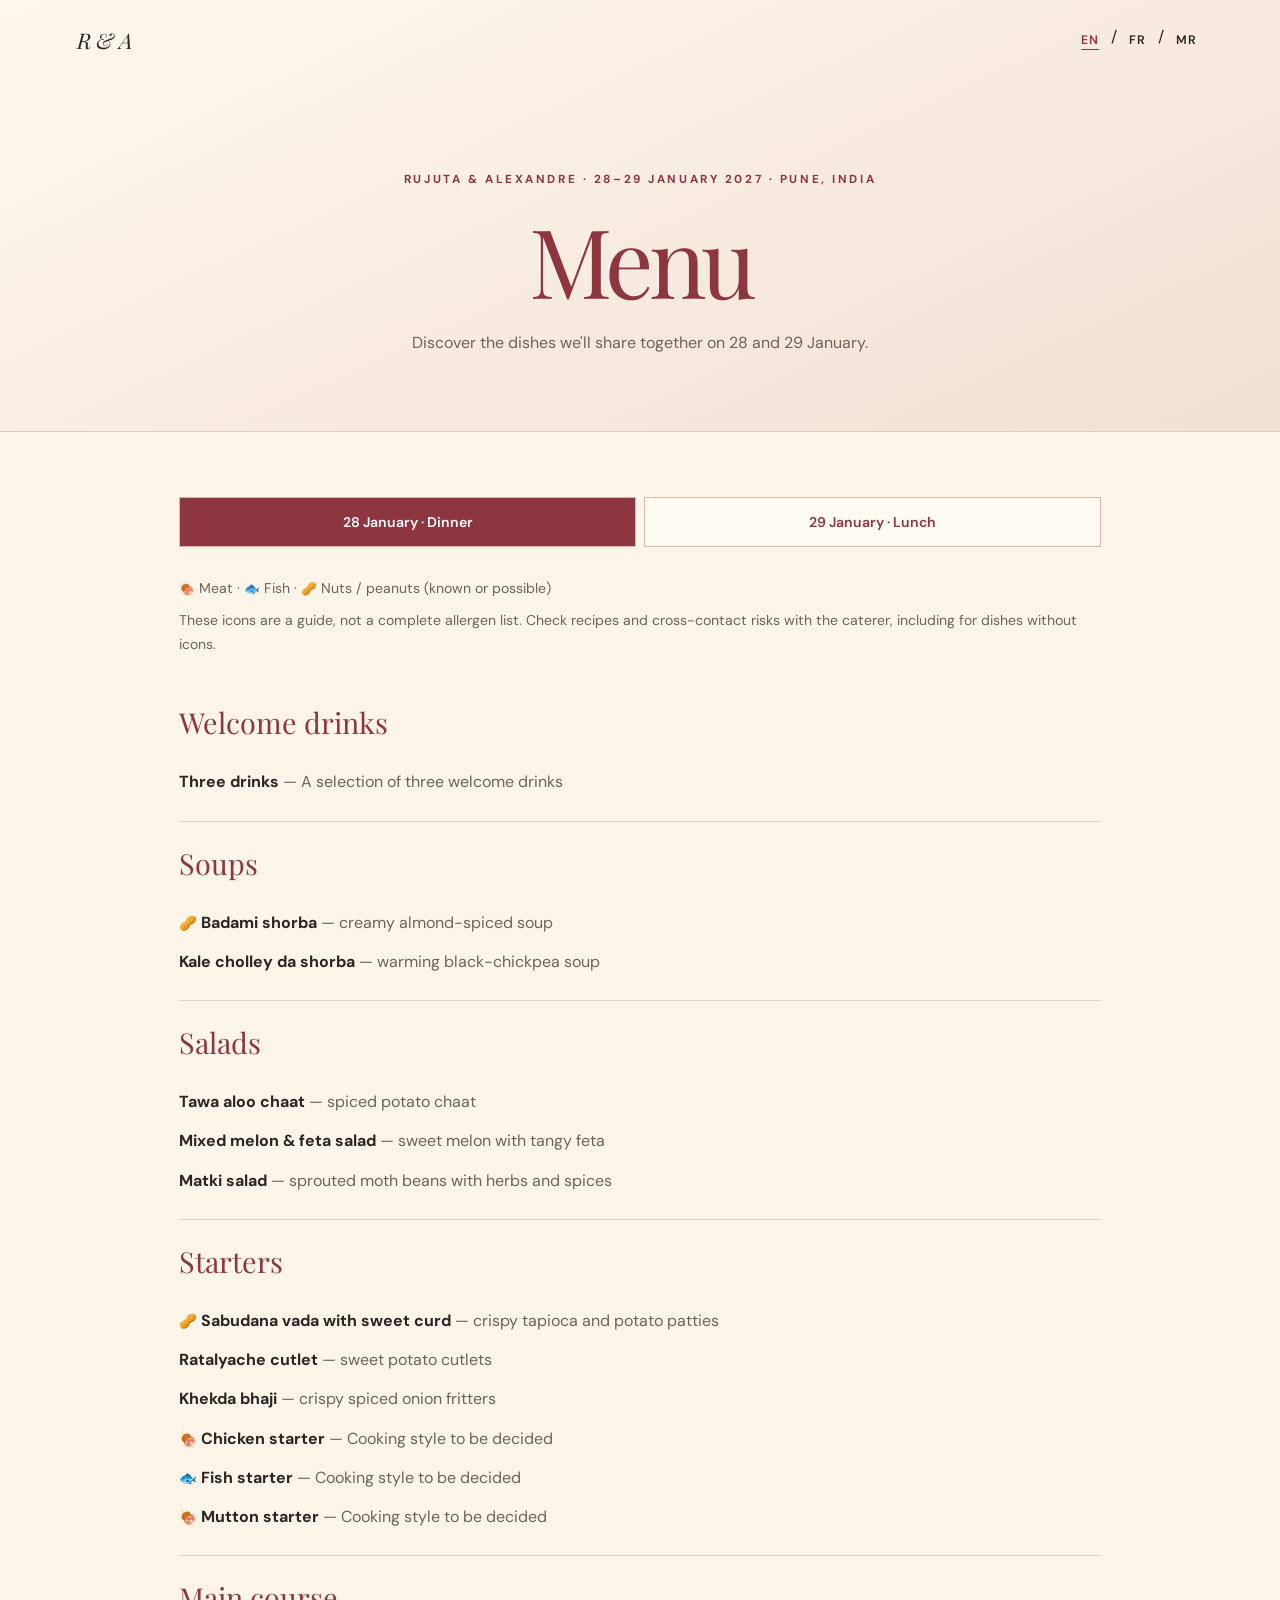
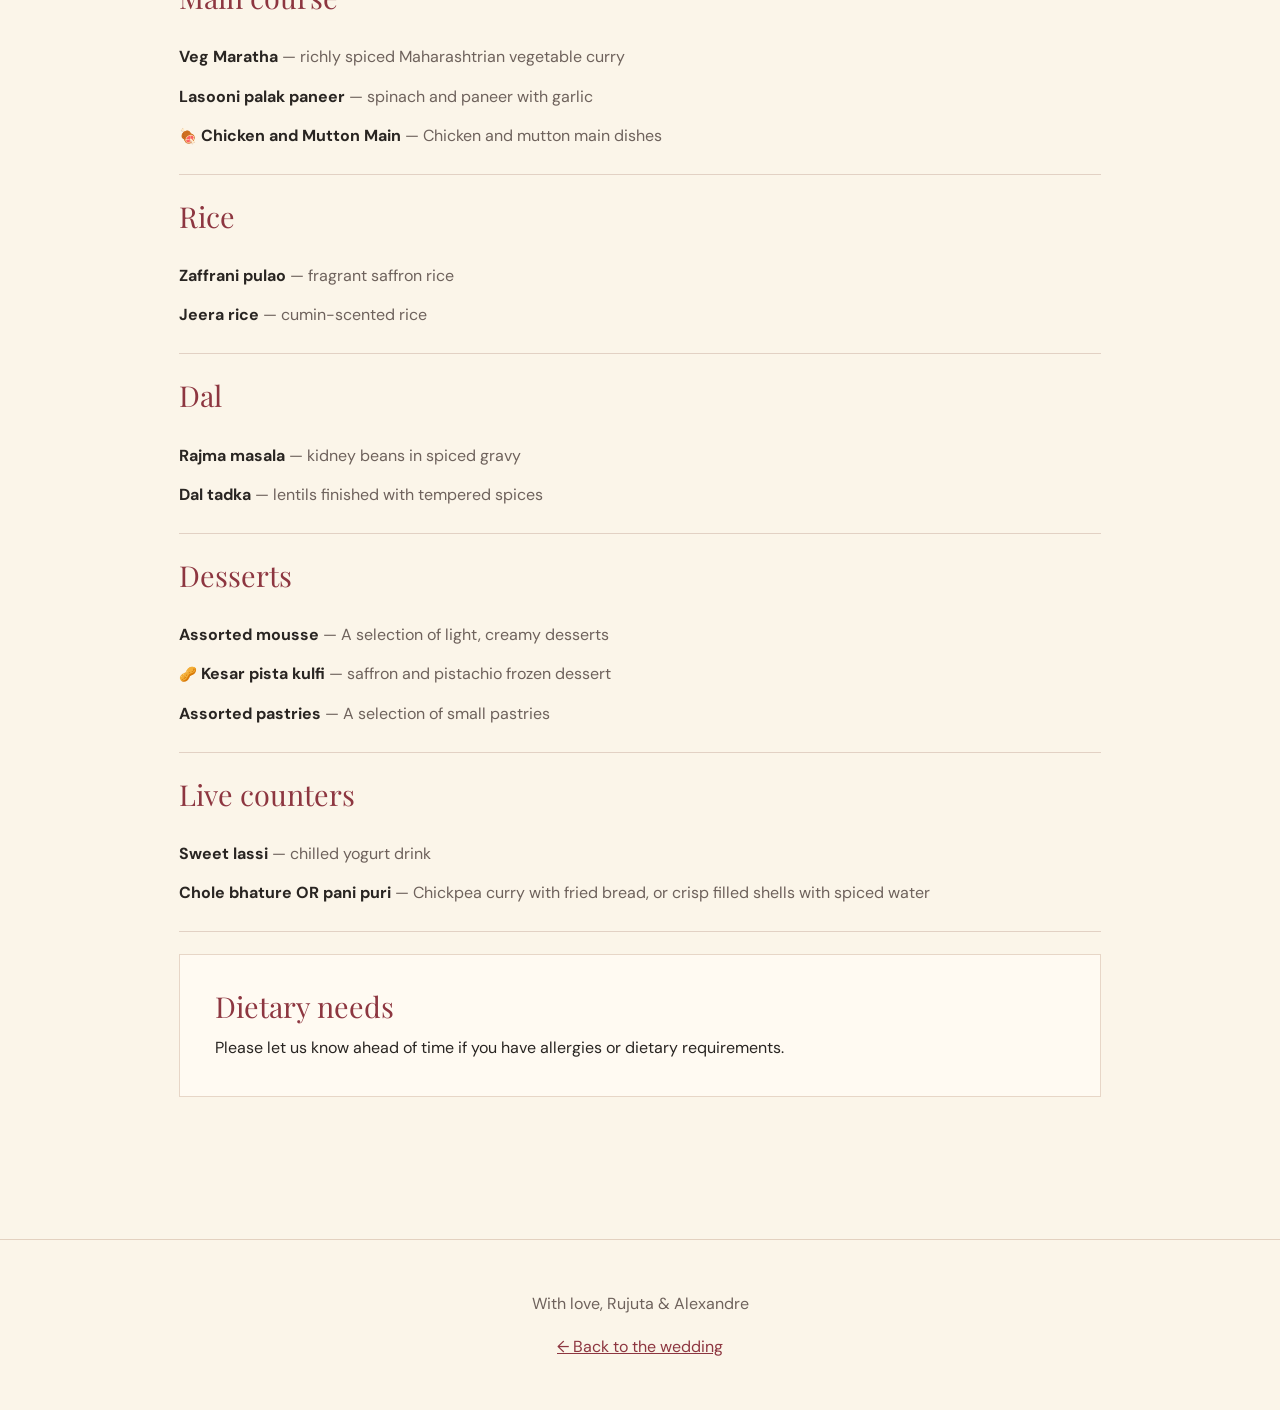
<file: menu.html>
<!doctype html><html lang="en"><head><meta charset="utf-8"><meta name="viewport" content="width=device-width, initial-scale=1"><meta name="theme-color" content="#fbf5e9"><meta name="description" content="Rujuta and Alexandre's wedding, 28–29 January 2027 in Pune, India."><link rel="stylesheet" href="styles.css"><title>Rujuta & Alexandre</title></head><body data-page="menu"><div id="app"></div><script src="app.js" defer></script></body></html>
</file>
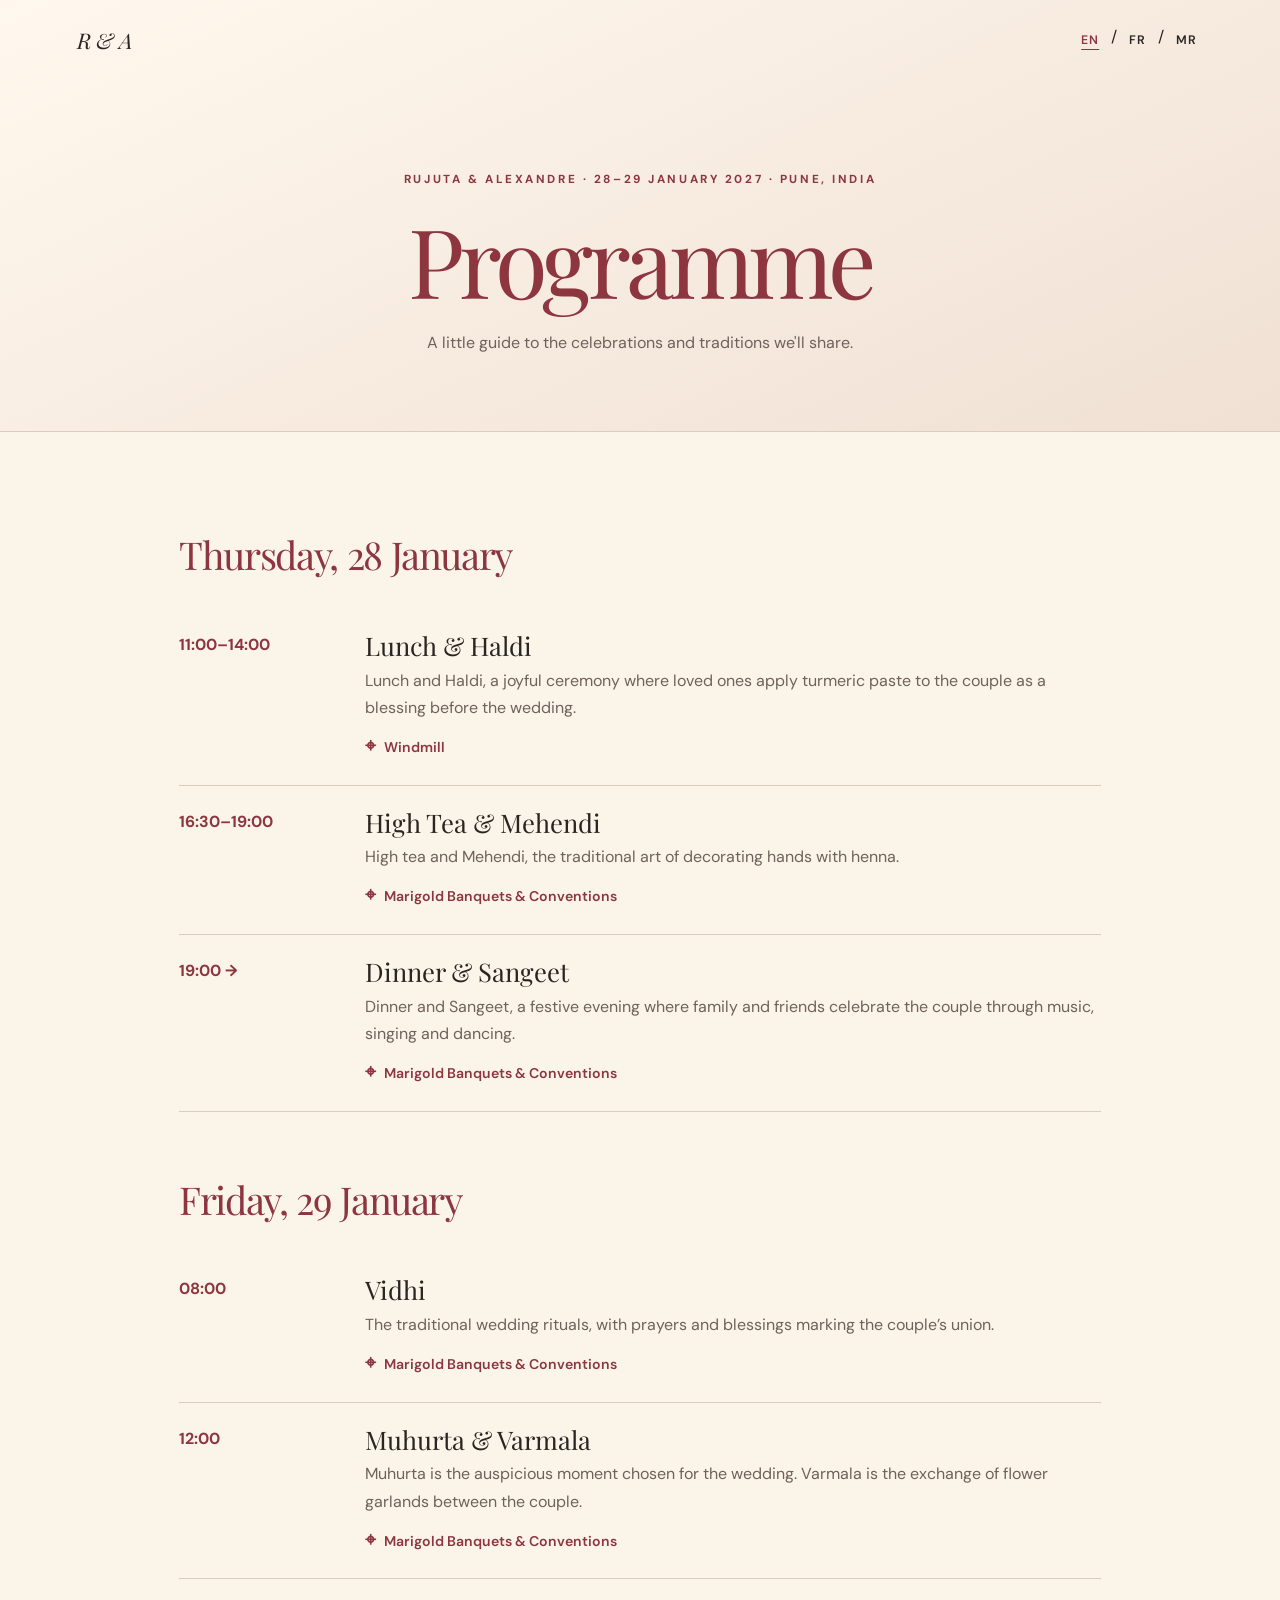
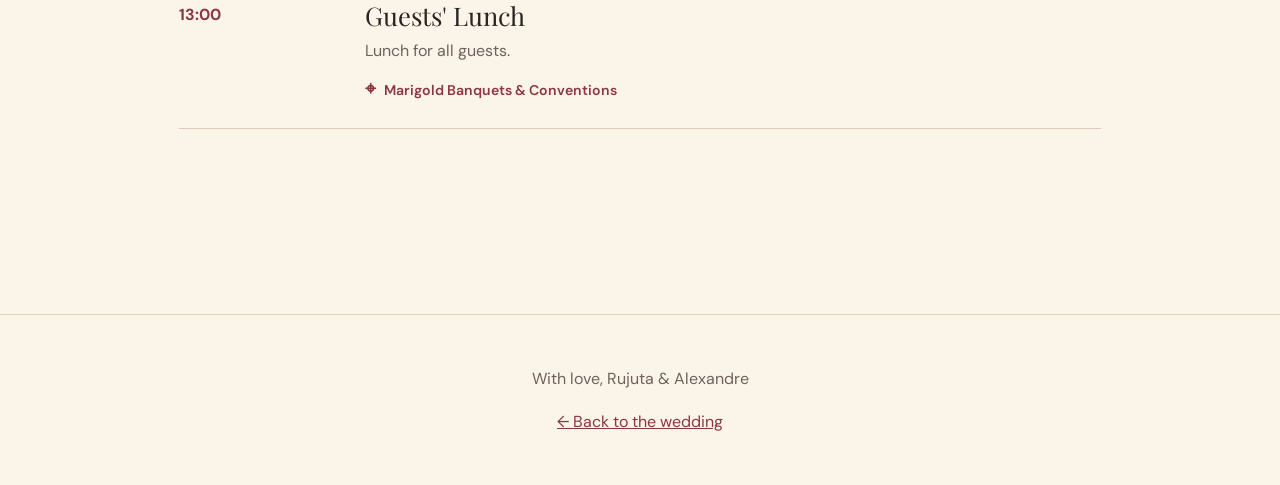
<file: programme.html>
<!doctype html><html lang="en"><head><meta charset="utf-8"><meta name="viewport" content="width=device-width, initial-scale=1"><meta name="theme-color" content="#fbf5e9"><meta name="description" content="Rujuta and Alexandre's wedding, 28–29 January 2027 in Pune, India."><link rel="stylesheet" href="styles.css"><title>Rujuta & Alexandre</title></head><body data-page="programme"><div id="app"></div><script src="app.js" defer></script></body></html>
</file>
<file: styles.css>
@import url('https://fonts.googleapis.com/css2?family=DM+Sans:wght@400;500;600;700&family=Playfair+Display:ital,wght@0,400;0,500;1,400&display=swap');
:root{--cream:#fbf5e9;--red:#8d3640;--gold:#bb9256;--ink:#292522;--muted:#6e625c}*{box-sizing:border-box}html{scroll-behavior:smooth}body{margin:0;background:var(--cream);color:var(--ink);font:16px/1.7 'DM Sans',sans-serif}a{color:inherit}h1,h2,h3,p{margin-top:0}h1,h2,h3{font-family:'Playfair Display',Georgia,serif;font-weight:400;line-height:1.16}h1{font-size:clamp(3.8rem,9vw,8.8rem);letter-spacing:-.055em}h2{font-size:clamp(2.5rem,5.5vw,4.8rem);letter-spacing:-.035em}h3{font-size:1.8rem}.eyebrow{text-transform:uppercase;font-size:.73rem;letter-spacing:.22em;color:var(--red);font-weight:700}.site-header{display:flex;align-items:center;justify-content:space-between;padding:22px clamp(22px,6vw,90px);position:absolute;top:0;width:100%;z-index:4}.brand{font-family:'Playfair Display',serif;font-size:1.35rem;text-decoration:none;font-style:italic}.languages{display:flex;gap:6px}.languages button{border:0;background:transparent;color:var(--ink);font:600 .77rem 'DM Sans',sans-serif;letter-spacing:.08em;padding:9px 6px;cursor:pointer}.languages button[aria-pressed=true]{color:var(--red);text-decoration:underline;text-underline-offset:5px}.hero{min-height:95svh;display:grid;place-content:center;text-align:center;position:relative;isolation:isolate;padding:110px 24px 90px;overflow:hidden;background:linear-gradient(rgba(255,248,238,.52),rgba(255,242,229,.58)),url('https://pub-2e3024c43ee34ef781ed4df20ecad1c8.r2.dev/silk.png') center center/cover no-repeat,#f7e9d7}.hero::after{content:'';position:absolute;inset:20px;border:1px solid rgba(141,54,64,.24);pointer-events:none}.hero h1{margin:20px auto 24px;max-width:1100px;color:var(--red)}.hero .amp{display:block;font-style:italic;font-size:.60em;line-height:1.2;color:var(--gold)}.subtitle{font-size:clamp(.9rem,1.6vw,1.12rem);letter-spacing:.08em}.ornament{font-size:32px;color:var(--gold);margin:20px}.scroll-hint{position:absolute;bottom:30px;left:0;right:0;text-align:center;text-decoration:none;font-size:.76rem;letter-spacing:.14em;text-transform:uppercase;color:var(--muted)}.section{padding:100px clamp(22px,6vw,100px);max-width:1440px;margin:auto}.section-intro{text-align:center;max-width:750px;margin:0 auto 50px}.section-intro p:last-child{color:var(--muted)}.tiles{display:grid;grid-template-columns:repeat(2,1fr);gap:24px}.tile{height:clamp(310px,36vw,540px);position:relative;overflow:hidden;display:flex;align-items:end;text-decoration:none;background:#bda895;isolation:isolate}.tile img{position:absolute;inset:0;width:100%;height:100%;object-fit:cover;transition:transform .7s;z-index:-2}.tile[href="programme.html"] img{object-position:center top}.tile:after{content:'';position:absolute;inset:0;background:linear-gradient(transparent 35%,rgba(30,20,18,.8));z-index:-1}.tile:hover img,.tile:focus-visible img{transform:scale(1.05)}.tile-content{padding:32px;color:white}.tile h3{margin:5px 0;font-size:clamp(2rem,4vw,3.5rem)}.tile small{text-transform:uppercase;letter-spacing:.14em}.tile .arrow{margin-left:12px}.page-hero{padding:170px 24px 75px;text-align:center;background:linear-gradient(155deg,#fff8ee,#f0e0d3);border-bottom:1px solid #decbbf}.page-hero h1{font-size:clamp(3.4rem,8vw,6rem);margin:14px auto;color:var(--red)}.page-hero p{max-width:650px;margin:auto;color:var(--muted)}.content{max-width:970px;margin:0 auto;padding:65px 24px 120px}.photo{width:100%;max-height:450px;object-fit:cover;display:block;margin:24px 0 45px}.panel{padding:35px;background:#fffaf2;border:1px solid #e7d6c7;margin:22px 0}.panel h3{color:var(--red);margin:0 0 10px}.panel p:last-child{margin-bottom:0}.button-link{display:inline-block;padding:12px 22px;background:var(--red);color:white;text-decoration:none;margin-top:14px}.schedule-day{margin:35px 0 65px}.schedule-day>h2{font-size:2.4rem;color:var(--red)}.event{display:grid;grid-template-columns:160px 1fr;gap:26px;padding:22px 0;border-bottom:1px solid #ddcbbc}.event time{font-weight:700;color:var(--red)}.event h3{font-size:1.6rem;margin:0 0 6px}.event p{color:var(--muted);margin:0}.notice{padding:22px;border-left:3px solid var(--gold);background:#fffaf2}.back{display:inline-block;margin:0 0 25px;color:var(--red);text-decoration:none}.site-footer{text-align:center;padding:50px 20px;border-top:1px solid #e3d1c0;color:var(--muted)}.site-footer a{color:var(--red)}.tag{font-size:.8rem;letter-spacing:.1em;text-transform:uppercase;color:var(--red)}.gift-goal{display:flex;gap:20px;align-items:center}.gift-goal span{font-size:2.5rem;color:var(--red)}@media(max-width:700px){.site-header{padding:17px 18px}.tiles{grid-template-columns:1fr}.tile{height:390px}.section{padding:70px 20px}.event{grid-template-columns:1fr;gap:3px}.panel{padding:22px}.gift-goal{align-items:flex-start}.page-hero{padding-top:135px}}@media(prefers-reduced-motion:reduce){html{scroll-behavior:auto}.tile img{transition:none}}.venue-actions{display:flex;flex-wrap:wrap;gap:12px;margin:22px 0 35px}.button-link.outline{background:transparent;color:var(--red);border:1px solid var(--red)}.compact-info{margin:35px 0;padding-top:16px;border-top:1px solid #decbbf}.compact-info h3{font-size:1.4rem;margin:20px 0 5px;color:var(--red)}.compact-info p{margin:0 0 20px}.menu-toggle{display:grid;grid-template-columns:1fr 1fr;gap:8px;margin:0 0 30px}.menu-toggle button{font:600 .88rem 'DM Sans',sans-serif;cursor:pointer;padding:15px 8px;color:var(--red);background:#fffaf2;border:1px solid #d9baac}.menu-toggle button[aria-pressed=true]{background:var(--red);color:#fff}.menu-category{padding:25px 0;border-bottom:1px solid #e2d1c4}.menu-category h3{color:var(--red)}.menu-category ul{list-style:none;padding:0;margin:0;display:grid;gap:12px}.menu-category li{font-weight:600}.dish-desc{font-weight:400;color:var(--muted)}.paynow-panel{text-align:center}.paynow-qr{display:block;width:min(100%,330px);height:auto;margin:20px auto 6px;background:#fff;padding:10px;border:1px solid #e7d6c7}.paynow-save a{color:var(--red);text-underline-offset:3px}.gift-methods{margin:30px 0}.gift-method{border:1px solid #e7d6c7;background:#fffaf2;margin:12px 0}.gift-method summary{cursor:pointer;padding:19px 22px;color:var(--red);font-family:'Playfair Display',Georgia,serif;font-size:1.4rem;list-style:none;display:flex;align-items:center;justify-content:space-between}.gift-method summary::-webkit-details-marker{display:none}.gift-method summary::after{content:'+';font-family:'DM Sans',sans-serif;font-size:1.4rem}.gift-method[open] summary::after{content:'−'}.gift-method[open] summary{border-bottom:1px solid #e7d6c7}.gift-method-body{padding:20px 22px 26px}.bank-details{display:grid;grid-template-columns:repeat(2,minmax(0,1fr));gap:18px;margin:20px 0 0}.bank-details dt{color:var(--muted);font-size:.82rem}.bank-details dd{margin:4px 0 0;font-weight:600;overflow-wrap:anywhere}.paynow-panel{text-align:center}@media(max-width:620px){.bank-details{grid-template-columns:1fr}}
.diet-icon{display:inline-block;font-size:.9em;vertical-align:baseline}.menu-legend{font-size:.88rem;color:var(--muted);margin-bottom:24px}.menu-legend p{margin:8px 0}.menu-category strong{font-weight:700}

.event-venue{margin-top:9px!important;font-weight:600;color:var(--red)!important;font-size:.88rem}.event-venue span{font-size:1.2rem;margin-right:5px}.venue-location{padding:25px 0}.venue-location+.venue-location{margin-top:22px;padding-top:34px;border-top:1px solid #decbbf}.venue-location h3{color:var(--red)}.venue-address{font-size:.95rem;color:var(--muted)}.venue-location .button-link{margin-top:4px}.venue-location .venue-actions{margin:0;gap:10px}
</file>
